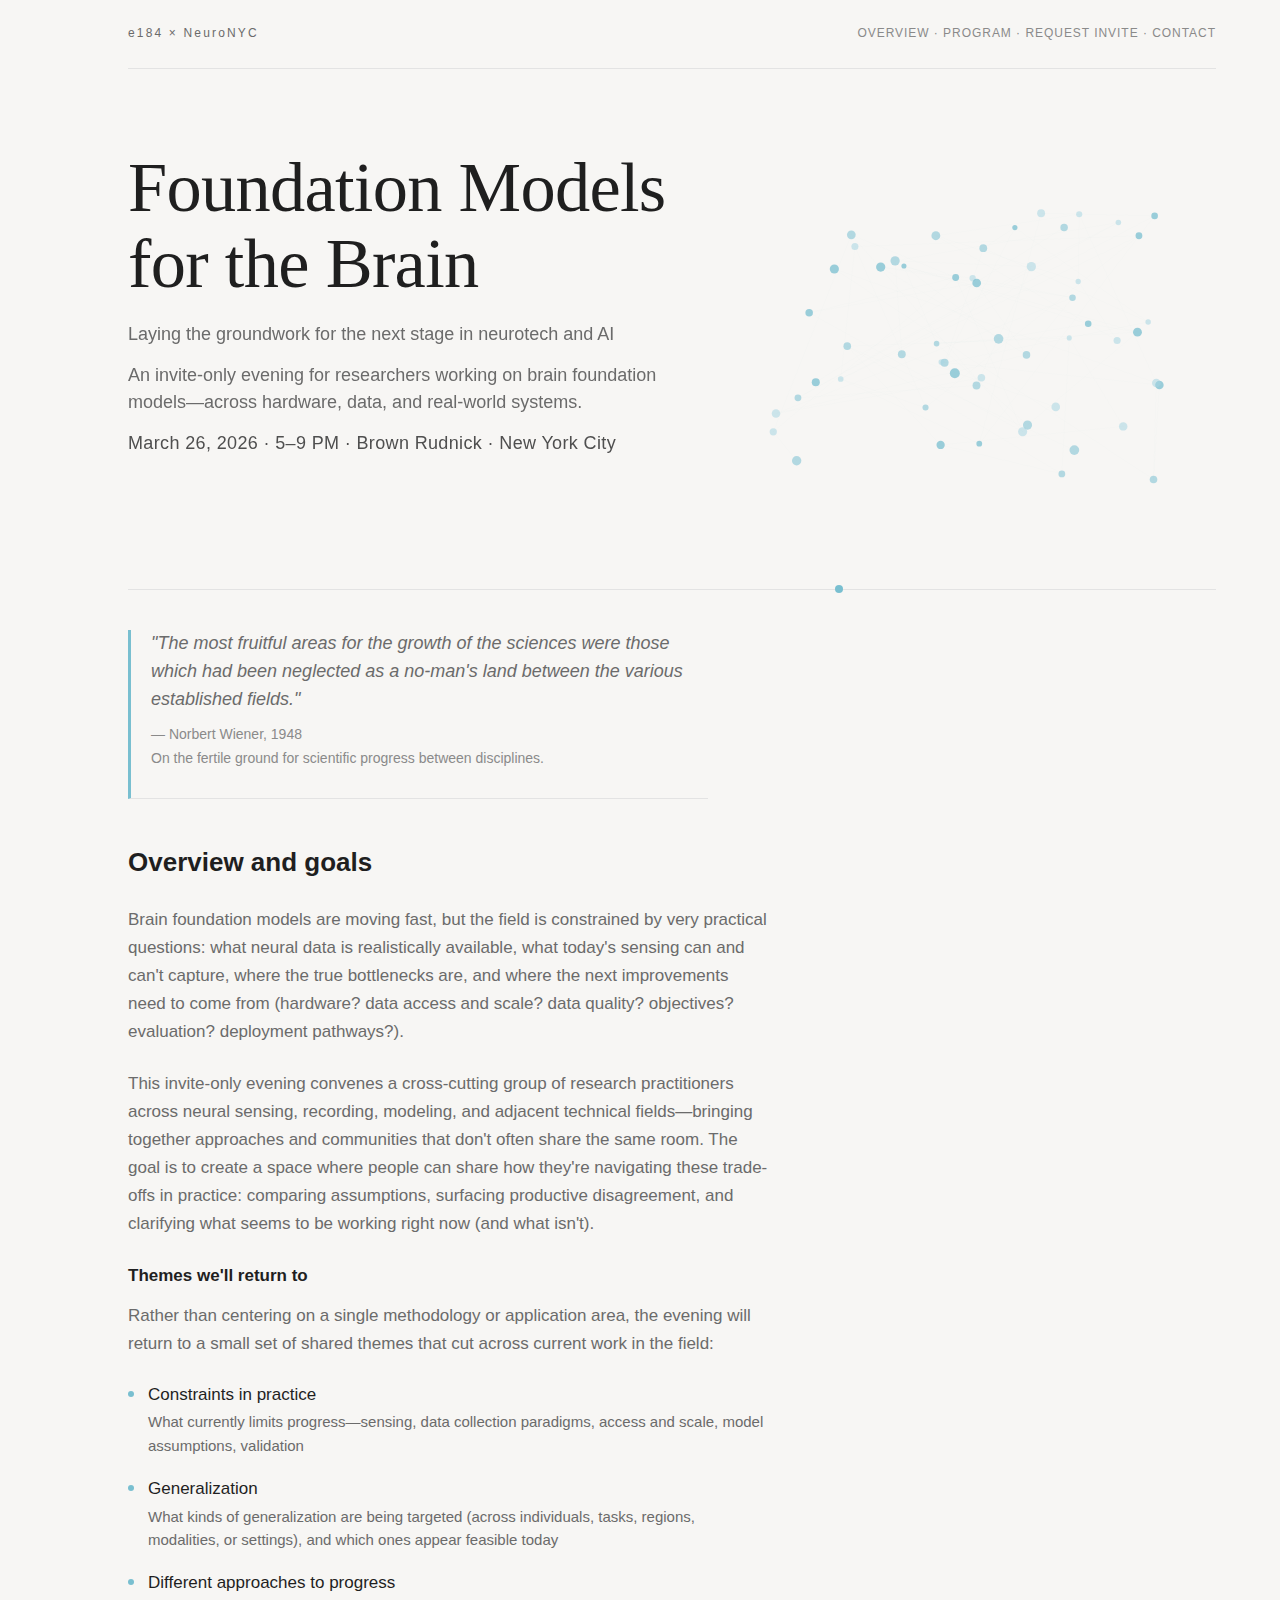
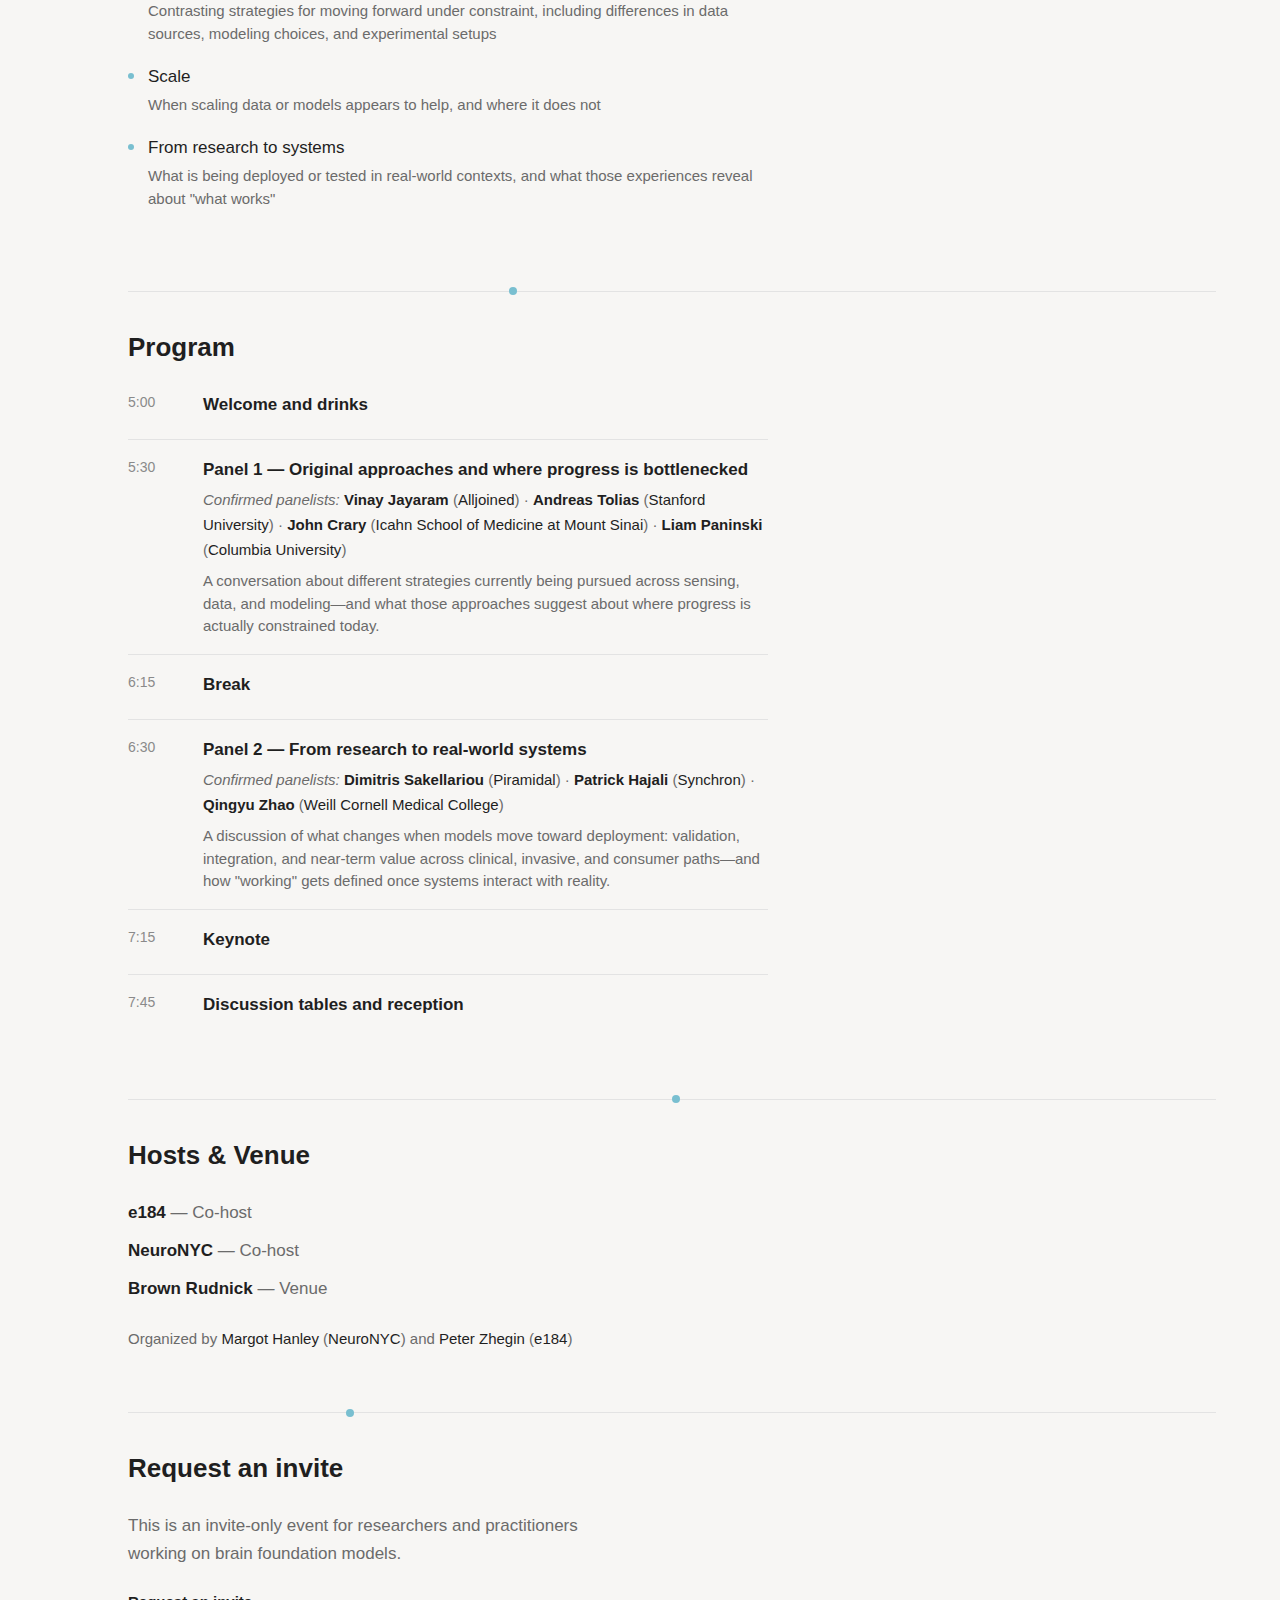
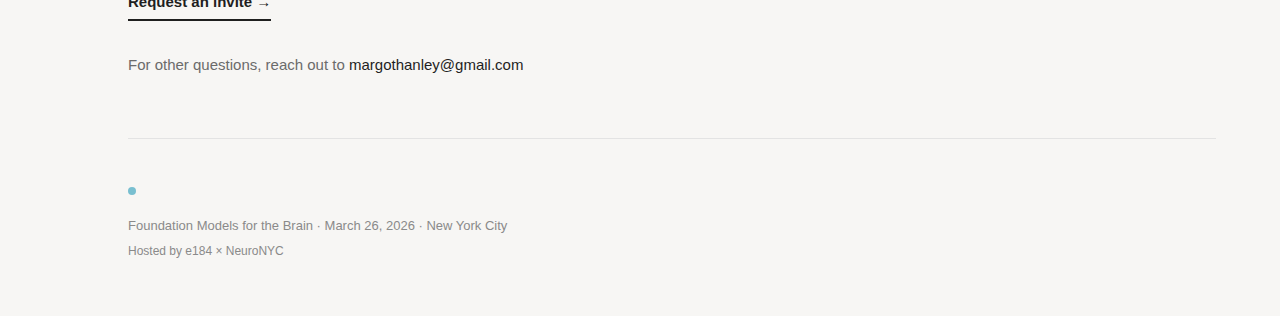
<file: index.html>
<!DOCTYPE html>
<html lang="en">
<head>
  <meta charset="UTF-8">
  <meta name="viewport" content="width=device-width, initial-scale=1.0">
  <title>Foundation Models for the Brain</title>
  <meta name="description" content="An invite-only research convening on brain foundation models. March 26, 2026 in New York City.">

  <!-- Open Graph -->
  <meta property="og:title" content="Foundation Models for the Brain">
  <meta property="og:description" content="An invite-only research convening on brain foundation models. March 26, 2026 in New York City.">
  <meta property="og:type" content="website">

  <!-- Favicon -->
  <link rel="icon" type="image/svg+xml" href="assets/favicon.svg">

  <style>
    /* ========== DESIGN TOKENS ========== */
    :root {
      /* Colors */
      --ink: #1F1F1F;
      --muted: #6B6B6B;
      --quiet: #8A8A8A;
      --rule: #E3E3E3;
      --bg: #F7F6F4;
      --accent: #79BFD0;
      --accent-light: #A8D5E2;

      /* Fonts */
      --font-display: Georgia, "Times New Roman", serif;
      --font-sans: "Helvetica Neue", Helvetica, Arial, sans-serif;

      /* Type scale */
      --h1: clamp(48px, 5.5vw, 72px);
      --h2: 26px;
      --h3: 18px;
      --kicker: 12px;
      --body: 17px;
      --small: 15px;

      /* Line heights */
      --lh-tight: 1.08;
      --lh-head: 1.2;
      --lh-body: 1.65;

      /* Letter spacing */
      --track-tight: -0.01em;
      --track-caps: 0.18em;

      /* Layout */
      --left-margin: 10vw;
    }

    *, *::before, *::after {
      box-sizing: border-box;
      margin: 0;
      padding: 0;
    }

    html {
      scroll-behavior: smooth;
    }

    body {
      font-family: var(--font-sans);
      font-size: var(--body);
      line-height: var(--lh-body);
      color: var(--ink);
      background-color: var(--bg);
      -webkit-font-smoothing: antialiased;
    }

    /* ========== LAYOUT ========== */
    .page-wrap {
      padding-left: var(--left-margin);
      padding-right: 5vw;
    }

    .content-width {
      max-width: 1100px;
    }

    /* ========== NAVIGATION ========== */
    .nav {
      display: flex;
      justify-content: space-between;
      align-items: center;
      padding: 24px 0;
      border-bottom: 1px solid var(--rule);
      margin-bottom: 60px;
    }

    .nav-brand {
      font-size: var(--kicker);
      font-weight: 500;
      letter-spacing: var(--track-caps);
      color: var(--muted);
      text-decoration: none;
      transition: color 0.2s ease;
    }

    .nav-brand:hover {
      color: var(--accent);
    }

    .nav-links {
      font-size: var(--kicker);
      font-weight: 500;
      letter-spacing: 0.08em;
      text-transform: uppercase;
      color: var(--quiet);
    }

    .nav-links a {
      color: inherit;
      text-decoration: none;
      transition: color 0.2s ease;
    }

    .nav-links a:hover {
      color: var(--accent);
    }

    /* ========== HERO ========== */
    .hero {
      position: relative;
      min-height: 420px;
      padding-bottom: 60px;
      overflow: hidden;
    }

    .hero-content {
      position: relative;
      z-index: 2;
      max-width: 600px;
      padding-top: 20px;
    }

    /* Hero Title - Serif display, the ONE editorial element */
    .hero-title {
      font-family: var(--font-display);
      font-size: var(--h1);
      font-weight: 400;
      line-height: var(--lh-tight);
      letter-spacing: var(--track-tight);
      color: var(--ink);
      margin-bottom: 20px;
    }

    /* Hero text: unified system for subtitle, lede, and meta */
    .hero-subtitle,
    .hero-lede {
      font-family: var(--font-sans);
      font-size: 18px;
      font-weight: 400;
      font-style: normal;
      line-height: 1.5;
      color: var(--muted);
      max-width: 540px;
      margin: 0 0 14px 0;
    }

    .hero-meta {
      font-family: var(--font-sans);
      font-size: 18px;
      font-weight: 400;
      line-height: 1.5;
      color: #4f4f4f;
      letter-spacing: 0.02em;
      margin: 0;
    }

    /* ========== HERO ANIMATION ========== */
    .hero-visual {
      position: absolute;
      top: 0;
      left: 0;
      width: 100%;
      height: 100%;
      z-index: 1;
      pointer-events: none;
    }

    .hero-visual canvas {
      width: 100%;
      height: 100%;
    }

    /* Reduced motion: show static final state */
    @media (prefers-reduced-motion: reduce) {
      .hero-visual canvas {
        animation: none;
      }
    }

    /* ========== SECTION DIVIDER ========== */
    .section-divider {
      position: relative;
      height: 1px;
      background: var(--rule);
      margin: 40px 0;
    }

    .section-divider::after {
      content: '';
      position: absolute;
      top: 50%;
      transform: translateY(-50%);
      width: 8px;
      height: 8px;
      background: var(--accent);
      border-radius: 50%;
    }

    .section-divider.dot-20::after { left: 20%; }
    .section-divider.dot-35::after { left: 35%; }
    .section-divider.dot-50::after { left: 50%; }
    .section-divider.dot-65::after { left: 65%; }
    .section-divider.dot-80::after { left: 80%; }

    /* ========== SECTIONS ========== */
    section {
      padding-bottom: 20px;
    }

    /* Section titles - Real headings, sentence case */
    .section-title {
      font-family: var(--font-sans);
      font-size: var(--h2);
      font-weight: 600;
      color: var(--ink);
      margin-bottom: 28px;
      line-height: var(--lh-head);
    }

    /* ========== EPIGRAPH ========== */
    .epigraph {
      border-left: 3px solid var(--accent);
      padding-left: 20px;
      padding-bottom: 28px;
      margin: 0 0 48px;
      max-width: 580px;
      border-bottom: 1px solid var(--rule);
    }

    .epigraph blockquote {
      font-family: var(--font-sans);
      font-size: 18px;
      font-weight: 400;
      font-style: italic;
      line-height: 1.55;
      color: var(--muted);
      margin: 0 0 10px;
    }

    .epigraph cite {
      display: block;
      font-family: var(--font-sans);
      font-size: 14px;
      font-style: normal;
      color: var(--quiet);
    }

    /* ========== EVENT DETAILS ========== */
    .event-details {
      max-width: 640px;
      margin-bottom: 36px;
      padding: 20px 0;
      border-top: 1px solid var(--rule);
    }

    .event-details p {
      font-size: var(--small);
      color: var(--muted);
      margin-bottom: 6px;
      line-height: 1.5;
    }

    .event-details p:last-child {
      margin-bottom: 0;
    }

    .event-details strong {
      color: var(--quiet);
      font-weight: 500;
    }

    /* ========== PURPOSE CONTENT ========== */
    .purpose-content {
      max-width: 640px;
    }

    .purpose-content p {
      font-size: var(--body);
      margin-bottom: 24px;
      line-height: var(--lh-body);
      color: var(--muted);
    }

    /* ========== QUESTIONS ========== */
    .questions {
      max-width: 640px;
    }

    .questions-intro {
      font-size: var(--body);
      font-weight: 600;
      color: var(--ink);
      margin-bottom: 12px;
    }

    .questions-desc {
      font-size: var(--body);
      color: var(--muted);
      line-height: var(--lh-body);
      margin-bottom: 24px;
    }

    .questions-list {
      list-style: none;
    }

    .questions-list li {
      position: relative;
      padding-left: 20px;
      margin-bottom: 20px;
    }

    .questions-list li::before {
      content: '';
      position: absolute;
      left: 0;
      top: 8px;
      width: 6px;
      height: 6px;
      background: var(--accent);
      border-radius: 50%;
    }

    .questions-list .q {
      font-family: var(--font-sans);
      font-size: var(--body);
      font-weight: 400;
      color: var(--ink);
      line-height: 1.4;
      margin-bottom: 4px;
    }

    .questions-list .context {
      font-size: var(--small);
      color: var(--muted);
      line-height: 1.55;
    }

    /* ========== PROGRAM ========== */
    .program-grid {
      max-width: 640px;
    }

    .program-item {
      display: grid;
      grid-template-columns: 55px 1fr;
      gap: 20px;
      padding: 16px 0;
      border-bottom: 1px solid var(--rule);
    }

    .program-item:first-child {
      padding-top: 0;
    }

    .program-item:last-child {
      border-bottom: none;
    }

    .program-time {
      font-size: 14px;
      font-weight: 500;
      color: var(--quiet);
      font-variant-numeric: tabular-nums;
    }

    .program-title {
      font-size: var(--body);
      font-weight: 600;
      color: var(--ink);
      margin-bottom: 4px;
    }

    .program-speakers {
      font-size: var(--small);
      color: var(--muted);
      margin-bottom: 8px;
    }

    .program-speakers a {
      color: var(--ink);
      text-decoration: none;
      transition: color 0.2s ease;
    }

    .program-speakers a:hover {
      color: var(--accent);
    }

    .program-speakers .speaker-name {
      color: var(--ink);
    }

    .program-desc {
      font-size: var(--small);
      color: var(--muted);
      line-height: 1.5;
    }

    /* ========== HOSTS ========== */
    .hosts-list {
      max-width: 640px;
      margin-bottom: 24px;
    }

    .hosts-list p {
      margin-bottom: 10px;
      font-size: var(--body);
    }

    .hosts-list a {
      color: var(--ink);
      text-decoration: none;
      font-weight: 600;
      transition: color 0.2s ease;
    }

    .hosts-list a:hover {
      color: var(--accent);
    }

    .hosts-list .role {
      color: var(--muted);
      font-weight: 400;
    }

    .hosts-meta {
      font-size: var(--small);
      color: var(--muted);
      margin-bottom: 18px;
      max-width: 640px;
    }

    .hosts-meta a {
      color: var(--ink);
      text-decoration: none;
      transition: color 0.2s ease;
    }

    .hosts-meta a:hover {
      color: var(--accent);
    }

    .organizers {
      font-size: var(--small);
      color: var(--muted);
    }

    .organizers a {
      color: var(--ink);
      text-decoration: none;
      transition: color 0.2s ease;
    }

    .organizers a:hover {
      color: var(--accent);
    }

    /* ========== CONTACT ========== */
    .contact-form {
      display: flex;
      flex-direction: column;
      gap: 24px;
      max-width: 400px;
      margin-bottom: 32px;
    }

    .form-group {
      display: flex;
      flex-direction: column;
      gap: 8px;
    }

    .form-group label {
      font-size: 14px;
      font-weight: 500;
      color: var(--quiet);
    }

    .form-group .optional {
      font-weight: 400;
    }

    .form-group input,
    .form-group textarea {
      font-family: var(--font-sans);
      font-size: 16px;
      padding: 12px 0;
      border: none;
      border-bottom: 1px solid var(--rule);
      background: transparent;
      color: var(--ink);
      transition: border-color 0.2s ease;
    }

    .form-group input:focus,
    .form-group textarea:focus {
      outline: none;
      border-bottom-color: var(--accent);
    }

    .form-group textarea {
      resize: vertical;
      min-height: 80px;
    }

    .submit-btn {
      align-self: flex-start;
      font-family: var(--font-sans);
      font-size: 14px;
      font-weight: 600;
      color: var(--ink);
      background: transparent;
      border: none;
      border-bottom: 1px solid var(--ink);
      padding: 0 0 4px 0;
      cursor: pointer;
      transition: color 0.2s ease, border-color 0.2s ease;
    }

    .submit-btn:hover {
      color: var(--accent);
      border-bottom-color: var(--accent);
    }

    .invite-cta {
      max-width: 500px;
      margin-bottom: 32px;
    }

    .invite-desc {
      font-size: var(--body);
      color: var(--muted);
      margin-bottom: 20px;
      line-height: var(--lh-body);
    }

    .invite-btn {
      display: inline-block;
      font-family: var(--font-sans);
      font-size: 15px;
      font-weight: 600;
      color: var(--ink);
      text-decoration: none;
      border-bottom: 2px solid var(--ink);
      padding-bottom: 4px;
      transition: color 0.2s ease, border-color 0.2s ease;
    }

    .invite-btn:hover {
      color: var(--accent);
      border-bottom-color: var(--accent);
    }

    .contact-email {
      font-size: var(--small);
      color: var(--muted);
    }

    .contact-email a {
      color: var(--ink);
      text-decoration: none;
      transition: color 0.2s ease;
    }

    .contact-email a:hover {
      color: var(--accent);
    }

    /* ========== FOOTER ========== */
    footer {
      padding: 48px 0;
      border-top: 1px solid var(--rule);
      margin-top: 40px;
      text-align: left;
    }

    .footer-dot {
      width: 8px;
      height: 8px;
      background: var(--accent);
      border-radius: 50%;
      margin-bottom: 20px;
    }

    footer p {
      font-size: 13px;
      color: var(--quiet);
      margin-bottom: 6px;
    }

    footer .host-credit {
      font-size: 12px;
      color: var(--quiet);
    }

    /* ========== RESPONSIVE ========== */
    @media (max-width: 1024px) {
      :root {
        --left-margin: 5vw;
      }

      .hero {
        min-height: 380px;
      }
    }

    @media (max-width: 768px) {
      :root {
        --left-margin: 24px;
        --h1: 40px;
        --h2: 22px;
      }

      .page-wrap {
        padding-right: 24px;
      }

      .nav {
        flex-direction: column;
        gap: 16px;
        align-items: flex-start;
        margin-bottom: 40px;
      }

      .hero {
        min-height: auto;
        padding-bottom: 48px;
      }

      .hero-subtitle,
      .hero-lede,
      .hero-meta {
        font-size: 16px;
      }

      .hero-visual {
        opacity: 0.7;
      }

      .section-divider {
        margin: 48px 0;
      }

      .program-item {
        grid-template-columns: 50px 1fr;
        gap: 16px;
      }
    }

    @media (max-width: 480px) {
      :root {
        --h1: 34px;
        --h2: 20px;
      }

      .hero-subtitle,
      .hero-lede,
      .hero-meta {
        font-size: 15px;
      }

      .hero-visual {
        opacity: 0.6;
      }

      .program-item {
        grid-template-columns: 1fr;
        gap: 6px;
      }

      .program-time {
        font-size: 13px;
      }
    }
  </style>
</head>
<body>

  <div class="page-wrap">
    <div class="content-width">

      <!-- Navigation -->
      <nav class="nav">
        <a href="#" class="nav-brand">e184 × NeuroNYC</a>
        <div class="nav-links">
          <a href="#purpose">Overview</a> · <a href="#program">Program</a> · <a href="#contact">Request Invite</a> · <a href="#contact">Contact</a>
        </div>
      </nav>

      <!-- Hero -->
      <section class="hero">
        <div class="hero-content">
          <h1 class="hero-title">Foundation Models<br>for the Brain</h1>
          <p class="hero-subtitle">Laying the groundwork for the next stage in neurotech and AI</p>
          <p class="hero-lede">An invite-only evening for researchers working on brain foundation models—across hardware, data, and real-world systems.</p>
          <p class="hero-meta">March 26, 2026 · 5–9 PM · Brown Rudnick · New York City</p>
        </div>

        <!-- Animated Background: Signal to Structure -->
        <div class="hero-visual" id="heroVisual">
          <canvas id="heroCanvas"></canvas>
        </div>
      </section>

      <!-- Divider -->
      <div class="section-divider dot-65"></div>

      <!-- Purpose Section -->
      <section id="purpose">
        <!-- Epigraph -->
        <div class="epigraph">
          <blockquote>
            "The most fruitful areas for the growth of the sciences were those which had been neglected as a no-man's land between the various established fields."
          </blockquote>
          <cite>— Norbert Wiener, 1948</cite>
          <cite>On the fertile ground for scientific progress between disciplines.</cite>
        </div>

        <h2 class="section-title">Overview and goals</h2>

        <div class="purpose-content">
          <p>Brain foundation models are moving fast, but the field is constrained by very practical questions: what neural data is realistically available, what today's sensing can and can't capture, where the true bottlenecks are, and where the next improvements need to come from (hardware? data access and scale? data quality? objectives? evaluation? deployment pathways?).</p>

          <p>This invite-only evening convenes a cross-cutting group of research practitioners across neural sensing, recording, modeling, and adjacent technical fields—bringing together approaches and communities that don't often share the same room. The goal is to create a space where people can share how they're navigating these trade-offs in practice: comparing assumptions, surfacing productive disagreement, and clarifying what seems to be working right now (and what isn't).</p>
        </div>

        <div class="questions">
          <p class="questions-intro">Themes we'll return to</p>
          <p class="questions-desc">Rather than centering on a single methodology or application area, the evening will return to a small set of shared themes that cut across current work in the field:</p>
          <ul class="questions-list">
            <li>
              <p class="q">Constraints in practice</p>
              <p class="context">What currently limits progress—sensing, data collection paradigms, access and scale, model assumptions, validation</p>
            </li>
            <li>
              <p class="q">Generalization</p>
              <p class="context">What kinds of generalization are being targeted (across individuals, tasks, regions, modalities, or settings), and which ones appear feasible today</p>
            </li>
            <li>
              <p class="q">Different approaches to progress</p>
              <p class="context">Contrasting strategies for moving forward under constraint, including differences in data sources, modeling choices, and experimental setups</p>
            </li>
            <li>
              <p class="q">Scale</p>
              <p class="context">When scaling data or models appears to help, and where it does not</p>
            </li>
            <li>
              <p class="q">From research to systems</p>
              <p class="context">What is being deployed or tested in real-world contexts, and what those experiences reveal about "what works"</p>
            </li>
          </ul>
        </div>
      </section>

      <!-- Divider -->
      <div class="section-divider dot-35"></div>

      <!-- Program Section -->
      <section id="program">
        <h2 class="section-title">Program</h2>

        <div class="program-grid">
          <div class="program-item">
            <span class="program-time">5:00</span>
            <div>
              <p class="program-title">Welcome and drinks</p>
            </div>
          </div>
          <div class="program-item">
            <span class="program-time">5:30</span>
            <div>
              <p class="program-title">Panel 1 — Original approaches and where progress is bottlenecked</p>
              <p class="program-speakers"><em>Confirmed panelists:</em> <strong class="speaker-name">Vinay Jayaram</strong> (<a href="https://www.alljoined.com/" target="_blank" rel="noopener">Alljoined</a>) · <strong><a href="https://www.linkedin.com/in/andreas-tolias-a5949631/" target="_blank" rel="noopener">Andreas Tolias</a></strong> (<a href="https://www.stanford.edu" target="_blank" rel="noopener">Stanford University</a>) · <strong><a href="https://www.linkedin.com/in/john-crary-2606a33/" target="_blank" rel="noopener">John Crary</a></strong> (<a href="http://www.crarylab.org/home.html" target="_blank" rel="noopener">Icahn School of Medicine at Mount Sinai</a>) · <strong><a href="https://sites.stat.columbia.edu/liam/" target="_blank" rel="noopener">Liam Paninski</a></strong> (<a href="https://www.columbia.edu" target="_blank" rel="noopener">Columbia University</a>)</p>
              <p class="program-desc">A conversation about different strategies currently being pursued across sensing, data, and modeling—and what those approaches suggest about where progress is actually constrained today.</p>
            </div>
          </div>
          <div class="program-item">
            <span class="program-time">6:15</span>
            <div>
              <p class="program-title">Break</p>
            </div>
          </div>
          <div class="program-item">
            <span class="program-time">6:30</span>
            <div>
              <p class="program-title">Panel 2 — From research to real-world systems</p>
              <p class="program-speakers"><em>Confirmed panelists:</em> <strong><a href="https://www.linkedin.com/in/sacellarius/" target="_blank" rel="noopener">Dimitris Sakellariou</a></strong> (<a href="https://piramidal.ai/" target="_blank" rel="noopener">Piramidal</a>) · <strong><a href="https://www.linkedin.com/in/patrickhajali/" target="_blank" rel="noopener">Patrick Hajali</a></strong> (<a href="https://synchron.com/" target="_blank" rel="noopener">Synchron</a>) · <strong><a href="https://www.linkedin.com/in/qingyu-zhao-aa066a87/" target="_blank" rel="noopener">Qingyu Zhao</a></strong> (<a href="https://weill.cornell.edu" target="_blank" rel="noopener">Weill Cornell Medical College</a>)</p>
              <p class="program-desc">A discussion of what changes when models move toward deployment: validation, integration, and near-term value across clinical, invasive, and consumer paths—and how "working" gets defined once systems interact with reality.</p>
            </div>
          </div>
          <div class="program-item">
            <span class="program-time">7:15</span>
            <div>
              <p class="program-title">Keynote</p>
            </div>
          </div>
          <div class="program-item">
            <span class="program-time">7:45</span>
            <div>
              <p class="program-title">Discussion tables and reception</p>
            </div>
          </div>
        </div>
      </section>

      <!-- Divider -->
      <div class="section-divider dot-50"></div>

      <!-- Hosts Section -->
      <section id="hosts">
        <h2 class="section-title">Hosts & Venue</h2>

        <div class="hosts-list">
          <p><a href="https://e184.com" target="_blank" rel="noopener">e184</a> <span class="role">— Co-host</span></p>
          <p><a href="https://neuro-nyc.org" target="_blank" rel="noopener">NeuroNYC</a> <span class="role">— Co-host</span></p>
          <p><a href="https://www.brownrudnick.com" target="_blank" rel="noopener">Brown Rudnick</a> <span class="role">— Venue</span></p>
        </div>

        <p class="organizers">
          Organized by
          <a href="https://www.linkedin.com/in/margot-hanley-phd-5183aa20/" target="_blank" rel="noopener">Margot Hanley</a> (<a href="https://neuro-nyc.org" target="_blank" rel="noopener">NeuroNYC</a>)
          and
          <a href="https://www.linkedin.com/in/peter-zhegin-526a993/" target="_blank" rel="noopener">Peter Zhegin</a> (<a href="https://e184.com" target="_blank" rel="noopener">e184</a>)
        </p>
      </section>

      <!-- Divider -->
      <div class="section-divider dot-20"></div>

      <!-- Contact Section -->
      <section id="contact">
        <h2 class="section-title">Request an invite</h2>

        <div class="invite-cta">
          <p class="invite-desc">This is an invite-only event for researchers and practitioners working on brain foundation models.</p>
          <a href="https://docs.google.com/forms/d/e/1FAIpQLSc_CnxQetl2ePyG4je0uzG-EN9hvbnx-72q9cf4oV195M2niQ/viewform" target="_blank" rel="noopener" class="invite-btn">Request an invite →</a>
        </div>

        <p class="contact-email">For other questions, reach out to <a href="mailto:margothanley@gmail.com">margothanley@gmail.com</a></p>
      </section>

      <!-- Footer -->
      <footer>
        <div class="footer-dot"></div>
        <p>Foundation Models for the Brain · March 26, 2026 · New York City</p>
        <p class="host-credit">Hosted by e184 × NeuroNYC</p>
      </footer>

    </div>
  </div>

  <!-- Hero Animation: Signal → Structure (Right side only, fluid motion) -->
  <script>
    (function() {
      'use strict';

      // ============ CONFIGURATION ============
      // "Slow cognition becoming visible"
      const CONFIG = {
        dotCount: 55,
        dotMinRadius: 2.5,
        dotMaxRadius: 5,

        // Colors
        colors: {
          primary: 'rgba(121, 191, 208, 0.75)',
          secondary: 'rgba(142, 200, 215, 0.65)',
          tertiary: 'rgba(168, 213, 226, 0.55)',
          line: 'rgba(121, 191, 208, 0.22)'
        },

        // Network
        maxEdgesPerNode: 3,
        edgeDistance: 75,
        lineWidth: 1,

        // Asymmetric timing (seconds) - mesh lingers longer
        // Total cycle: 18s
        // Emergence (scatter → cluster → structure): 6s
        // Mesh visible & breathing: 7s (the meaningful state)
        // Gentle dissolution: 5s
        timing: {
          emergence: 6,
          meshLinger: 7,
          dissolution: 5
        }
      };

      const canvas = document.getElementById('heroCanvas');
      if (!canvas) return;

      const ctx = canvas.getContext('2d');
      const container = document.getElementById('heroVisual');
      const prefersReducedMotion = window.matchMedia('(prefers-reduced-motion: reduce)').matches;

      let width, height, dpr;
      let dots = [];
      let edges = [];
      let animationTime = 0;
      let lastTimestamp = 0;
      let clusterCenters = [];
      let safeZoneWidth = 0;

      function resize() {
        dpr = window.devicePixelRatio || 1;
        width = container.offsetWidth;
        height = container.offsetHeight;

        canvas.width = width * dpr;
        canvas.height = height * dpr;
        canvas.style.width = width + 'px';
        canvas.style.height = height + 'px';
        ctx.scale(dpr, dpr);

        // Safe zone = left 55% (where hero text is)
        safeZoneWidth = width * 0.55;

        // Animation zone = right 45%
        const animZoneStart = safeZoneWidth;
        const animZoneWidth = width - safeZoneWidth;
        const vertPadding = height * 0.1;

        // Cluster centers form a grid-like structure (3x3 pattern)
        clusterCenters = [
          // Top row
          { x: animZoneStart + animZoneWidth * 0.2, y: vertPadding + height * 0.15 },
          { x: animZoneStart + animZoneWidth * 0.5, y: vertPadding + height * 0.15 },
          { x: animZoneStart + animZoneWidth * 0.8, y: vertPadding + height * 0.15 },
          // Middle row
          { x: animZoneStart + animZoneWidth * 0.2, y: vertPadding + height * 0.45 },
          { x: animZoneStart + animZoneWidth * 0.5, y: vertPadding + height * 0.45 },
          { x: animZoneStart + animZoneWidth * 0.8, y: vertPadding + height * 0.45 },
          // Bottom row
          { x: animZoneStart + animZoneWidth * 0.2, y: vertPadding + height * 0.75 },
          { x: animZoneStart + animZoneWidth * 0.5, y: vertPadding + height * 0.75 },
          { x: animZoneStart + animZoneWidth * 0.8, y: vertPadding + height * 0.75 }
        ];
      }

      function initDots() {
        dots = [];
        const colorTypes = ['primary', 'secondary', 'tertiary'];

        for (let i = 0; i < CONFIG.dotCount; i++) {
          const clusterIndex = Math.floor(Math.random() * clusterCenters.length);
          const cluster = clusterCenters[clusterIndex];

          // Scattered position (random across animation zone)
          const scatterX = safeZoneWidth + 20 + Math.random() * (width - safeZoneWidth - 40);
          const scatterY = height * 0.1 + Math.random() * height * 0.8;

          // Clustered position (near assigned cluster)
          const clusterX = cluster.x + (Math.random() - 0.5) * 40;
          const clusterY = cluster.y + (Math.random() - 0.5) * 35;

          // Structured position (tighter, more organized)
          const structuredX = cluster.x + (Math.random() - 0.5) * 25;
          const structuredY = cluster.y + (Math.random() - 0.5) * 20;

          const colorType = colorTypes[Math.floor(Math.random() * colorTypes.length)];

          dots.push({
            x: scatterX,
            y: scatterY,
            scatterX,
            scatterY,
            clusterX,
            clusterY,
            structuredX,
            structuredY,
            radius: CONFIG.dotMinRadius + Math.random() * (CONFIG.dotMaxRadius - CONFIG.dotMinRadius),
            color: CONFIG.colors[colorType],
            cluster: clusterIndex,
            // Each dot has slightly different timing for organic feel
            phaseOffset: Math.random() * 0.15,
            driftPhase: Math.random() * Math.PI * 2,
            driftSpeed: 0.3 + Math.random() * 0.2
          });
        }
      }

      function calculateEdges() {
        edges = [];
        for (let i = 0; i < dots.length; i++) {
          const dot = dots[i];
          const distances = [];

          for (let j = 0; j < dots.length; j++) {
            if (i === j) continue;
            const other = dots[j];
            const dx = dot.structuredX - other.structuredX;
            const dy = dot.structuredY - other.structuredY;
            const dist = Math.sqrt(dx * dx + dy * dy);

            if (dist < CONFIG.edgeDistance) {
              distances.push({ index: j, dist });
            }
          }

          distances.sort((a, b) => a.dist - b.dist);
          const edgeCount = Math.min(CONFIG.maxEdgesPerNode, distances.length);

          for (let k = 0; k < edgeCount; k++) {
            const j = distances[k].index;
            if (i < j) {
              edges.push({ from: i, to: j });
            }
          }
        }
      }

      // Single continuous progress: 0 → 1 (to structure) → 0 (back to scatter)
      // Using sine wave for perfectly smooth, never-stopping motion
      function getProgress(time) {
        const cycleDuration = 16; // seconds for full cycle
        // Sine gives us 0→1→0 smoothly with NO flat spots
        return (Math.sin(time * (2 * Math.PI / cycleDuration) - Math.PI / 2) + 1) / 2;
      }

      function updateDots() {
        dots.forEach(dot => {
          // Each dot has slight timing offset for organic feel
          const dotProgress = getProgress(animationTime + dot.phaseOffset * 3);

          // Continuous micro-drift (always moving, never frozen)
          const drift = Math.sin(animationTime * 0.4 + dot.driftPhase) * 2.5;
          const driftY = Math.cos(animationTime * 0.35 + dot.driftPhase) * 2.5;

          // CONTINUOUS interpolation: scatter → cluster → structure → cluster → scatter
          // No phases, no stops - just smooth position based on progress
          let goalX, goalY;

          if (dotProgress < 0.5) {
            // 0 to 0.5: scatter → cluster → structure
            const t = dotProgress * 2; // 0 to 1
            if (t < 0.5) {
              // scatter → cluster
              const tt = t * 2;
              goalX = dot.scatterX + (dot.clusterX - dot.scatterX) * tt;
              goalY = dot.scatterY + (dot.clusterY - dot.scatterY) * tt;
            } else {
              // cluster → structure
              const tt = (t - 0.5) * 2;
              goalX = dot.clusterX + (dot.structuredX - dot.clusterX) * tt;
              goalY = dot.clusterY + (dot.structuredY - dot.clusterY) * tt;
            }
          } else {
            // 0.5 to 1: structure → cluster → scatter (reverse)
            const t = (dotProgress - 0.5) * 2; // 0 to 1
            if (t < 0.5) {
              // structure → cluster
              const tt = t * 2;
              goalX = dot.structuredX + (dot.clusterX - dot.structuredX) * tt;
              goalY = dot.structuredY + (dot.clusterY - dot.structuredY) * tt;
            } else {
              // cluster → scatter
              const tt = (t - 0.5) * 2;
              goalX = dot.clusterX + (dot.scatterX - dot.clusterX) * tt;
              goalY = dot.clusterY + (dot.scatterY - dot.clusterY) * tt;
            }
          }

          // Add drift - varies with structure level (less drift when structured)
          const structureAmount = 1 - Math.abs(dotProgress - 0.5) * 2; // peaks at 0.5
          const driftAmount = 1 - structureAmount * 0.7;
          goalX += drift * driftAmount;
          goalY += driftY * driftAmount;

          dot.x = goalX;
          dot.y = goalY;
        });
      }

      function draw() {
        const progress = getProgress(animationTime);

        ctx.clearRect(0, 0, width, height);

        // Edge opacity: fades in as we approach structure, fades out as we leave
        // Peaks when progress is around 0.5 (most structured)
        const structureAmount = 1 - Math.abs(progress - 0.5) * 2;
        const edgeOpacity = structureAmount * 0.3;

        // Draw edges
        if (edgeOpacity > 0.01) {
          ctx.strokeStyle = `rgba(121, 191, 208, ${edgeOpacity})`;
          ctx.lineWidth = CONFIG.lineWidth;
          ctx.lineCap = 'round';
          ctx.beginPath();

          edges.forEach(edge => {
            const from = dots[edge.from];
            const to = dots[edge.to];
            ctx.moveTo(from.x, from.y);
            ctx.lineTo(to.x, to.y);
          });

          ctx.stroke();
        }

        // Draw dots
        dots.forEach(dot => {
          ctx.beginPath();
          ctx.arc(dot.x, dot.y, dot.radius, 0, Math.PI * 2);
          ctx.fillStyle = dot.color;
          ctx.fill();
        });
      }

      function animate(timestamp) {
        if (!lastTimestamp) lastTimestamp = timestamp;
        const deltaTime = Math.min((timestamp - lastTimestamp) / 1000, 0.1);
        lastTimestamp = timestamp;

        animationTime += deltaTime;

        updateDots();
        draw();

        requestAnimationFrame(animate);
      }

      function drawStaticFinalState() {
        ctx.clearRect(0, 0, width, height);

        dots.forEach(dot => {
          dot.x = dot.targetX;
          dot.y = dot.targetY;
        });

        ctx.strokeStyle = CONFIG.colors.line;
        ctx.lineWidth = CONFIG.lineWidth;
        ctx.lineCap = 'round';
        ctx.beginPath();

        edges.forEach(edge => {
          ctx.moveTo(dots[edge.from].x, dots[edge.from].y);
          ctx.lineTo(dots[edge.to].x, dots[edge.to].y);
        });
        ctx.stroke();

        dots.forEach(dot => {
          ctx.beginPath();
          ctx.arc(dot.x, dot.y, dot.radius, 0, Math.PI * 2);
          ctx.fillStyle = dot.color;
          ctx.fill();
        });
      }

      function init() {
        resize();
        initDots();
        calculateEdges();

        if (prefersReducedMotion) {
          drawStaticFinalState();
        } else {
          requestAnimationFrame(animate);
        }
      }

      let resizeTimeout;
      window.addEventListener('resize', () => {
        clearTimeout(resizeTimeout);
        resizeTimeout = setTimeout(() => {
          resize();
          initDots();
          calculateEdges();
          if (prefersReducedMotion) drawStaticFinalState();
        }, 150);
      });

      if (document.readyState === 'loading') {
        document.addEventListener('DOMContentLoaded', init);
      } else {
        init();
      }
    })();
  </script>

</body>
</html>
</file>
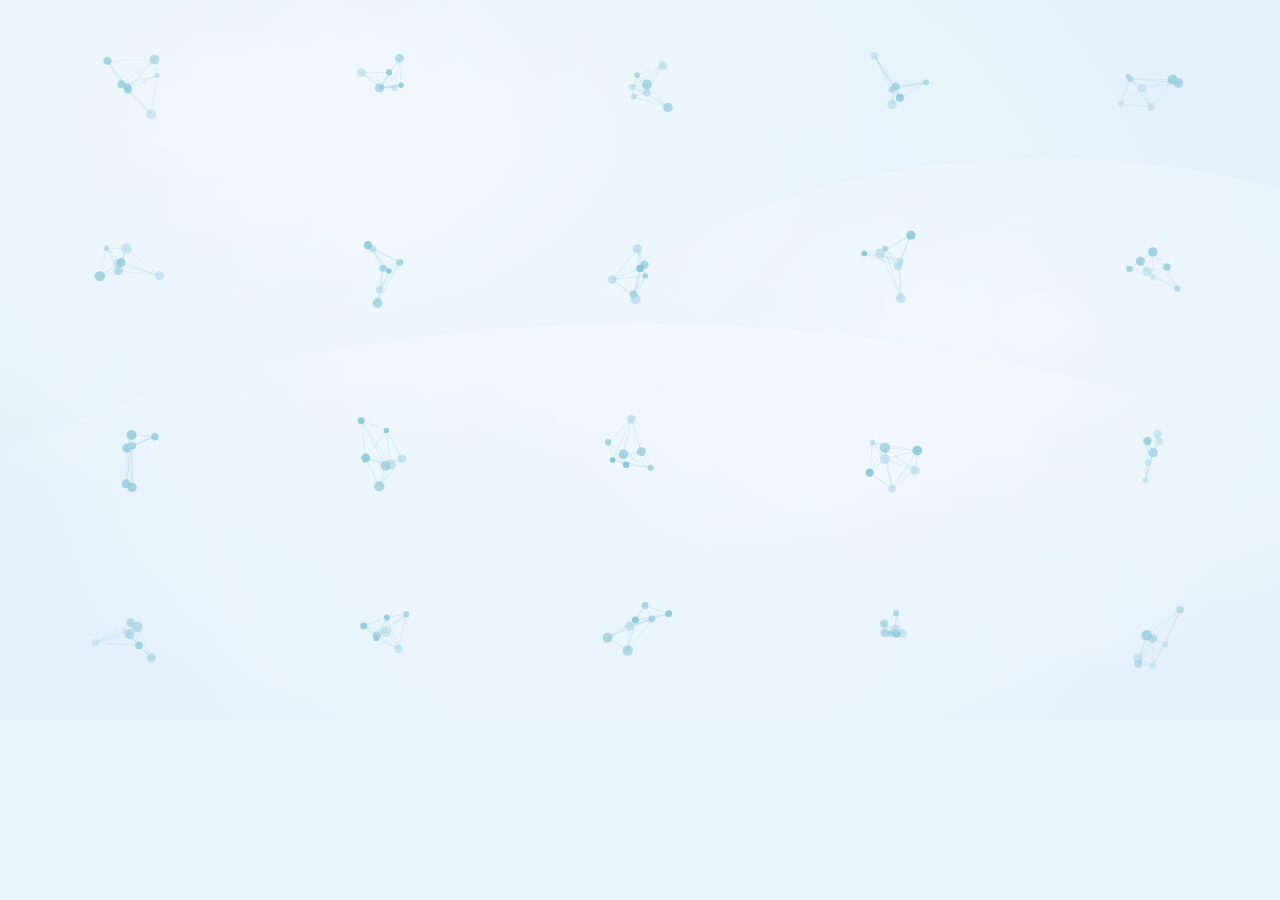
<file: luma-cover.html>
<!DOCTYPE html>
<html lang="en">
<head>
  <meta charset="UTF-8">
  <title>Luma Cover — Foundation Models for the Brain</title>
  <style>
    * { margin: 0; padding: 0; box-sizing: border-box; }
    html, body { width: 1280px; height: 720px; overflow: hidden; background: #e8f4fc; }
    canvas { display: block; }
  </style>
</head>
<body>
<canvas id="c" width="1280" height="720"></canvas>
<script>
(function() {
  const canvas = document.getElementById('c');
  const ctx = canvas.getContext('2d');
  const W = 1280, H = 720;

  // ── Background ──────────────────────────────────────────────────────────────
  // Base fill
  ctx.fillStyle = '#e8f4fc';
  ctx.fillRect(0, 0, W, H);

  // Radial light washes (mimics the site's body background-image)
  const washes = [
    { cx: W * 0.15, cy: H * 0.25, rx: W * 0.55, ry: H * 0.55, alpha: 0.62 },
    { cx: W * 0.82, cy: H * 0.72, rx: W * 0.45, ry: H * 0.50, alpha: 0.45 },
    { cx: W * 0.50, cy: H * 1.05, rx: W * 0.70, ry: H * 0.60, alpha: 0.30 },
  ];
  washes.forEach(w => {
    const g = ctx.createRadialGradient(w.cx, w.cy, 0, w.cx, w.cy, Math.max(w.rx, w.ry));
    g.addColorStop(0, `rgba(255,255,255,${w.alpha})`);
    g.addColorStop(1, 'rgba(255,255,255,0)');
    ctx.save();
    ctx.scale(w.rx / Math.max(w.rx, w.ry), w.ry / Math.max(w.rx, w.ry));
    ctx.fillStyle = g;
    const scale = Math.max(w.rx, w.ry);
    ctx.beginPath();
    ctx.arc(w.cx / (w.rx / scale), w.cy / (w.ry / scale), scale, 0, Math.PI * 2);
    ctx.fill();
    ctx.restore();
  });

  // ── Build node grid ──────────────────────────────────────────────────────────
  // 5 columns × 4 rows of cluster centres across the full canvas
  const COLS = 5, ROWS = 4;
  const NODES_PER_CLUSTER = 7;
  const SPREAD = 38;   // tight cluster radius
  const EDGE_DIST = 90;
  const MAX_EDGES = 4;

  const rng = (() => { let s = 42; return () => { s = (s * 1664525 + 1013904223) & 0xffffffff; return (s >>> 0) / 4294967296; }; })();

  // Cluster centres — padded inward so nodes have breathing room at edges
  const centers = [];
  for (let r = 0; r < ROWS; r++) {
    for (let c = 0; c < COLS; c++) {
      centers.push({
        x: W * 0.10 + (W * 0.80) * (c / (COLS - 1)),
        y: H * 0.12 + (H * 0.76) * (r / (ROWS - 1)),
      });
    }
  }

  // Generate structured node positions (with small organic jitter)
  const nodes = [];
  centers.forEach(ctr => {
    for (let i = 0; i < NODES_PER_CLUSTER; i++) {
      const angle = rng() * Math.PI * 2;
      const radius = rng() * SPREAD;
      nodes.push({
        x: ctr.x + Math.cos(angle) * radius,
        y: ctr.y + Math.sin(angle) * radius,
        r: 2.5 + rng() * 2.8,
        colorType: Math.floor(rng() * 3),
      });
    }
  });

  // ── Draw edges first (behind nodes) ─────────────────────────────────────────
  const edgeColor = 'rgba(121, 191, 208, 0.20)';
  ctx.strokeStyle = edgeColor;
  ctx.lineWidth = 1;

  const drawnEdges = new Set();
  nodes.forEach((a, i) => {
    const candidates = [];
    nodes.forEach((b, j) => {
      if (i === j) return;
      const dx = a.x - b.x, dy = a.y - b.y;
      const d = Math.sqrt(dx * dx + dy * dy);
      if (d < EDGE_DIST) candidates.push({ j, d });
    });
    candidates.sort((a, b) => a.d - b.d);
    candidates.slice(0, MAX_EDGES).forEach(({ j }) => {
      const key = i < j ? `${i}-${j}` : `${j}-${i}`;
      if (!drawnEdges.has(key)) {
        drawnEdges.add(key);
        ctx.beginPath();
        ctx.moveTo(nodes[i].x, nodes[i].y);
        ctx.lineTo(nodes[j].x, nodes[j].y);
        ctx.stroke();
      }
    });
  });

  // ── Draw nodes ───────────────────────────────────────────────────────────────
  const nodeColors = [
    'rgba(121, 191, 208, 0.80)',   // primary
    'rgba(142, 200, 215, 0.70)',   // secondary
    'rgba(168, 213, 226, 0.60)',   // tertiary
  ];

  nodes.forEach(n => {
    ctx.beginPath();
    ctx.arc(n.x, n.y, n.r, 0, Math.PI * 2);
    ctx.fillStyle = nodeColors[n.colorType];
    ctx.fill();
  });

  // ── Subtle vignette to ground the edges ─────────────────────────────────────
  const vig = ctx.createRadialGradient(W / 2, H / 2, H * 0.25, W / 2, H / 2, H * 0.85);
  vig.addColorStop(0, 'rgba(232,244,252,0)');
  vig.addColorStop(1, 'rgba(220,236,248,0.30)');
  ctx.fillStyle = vig;
  ctx.fillRect(0, 0, W, H);

})();
</script>
</body>
</html>
</file>
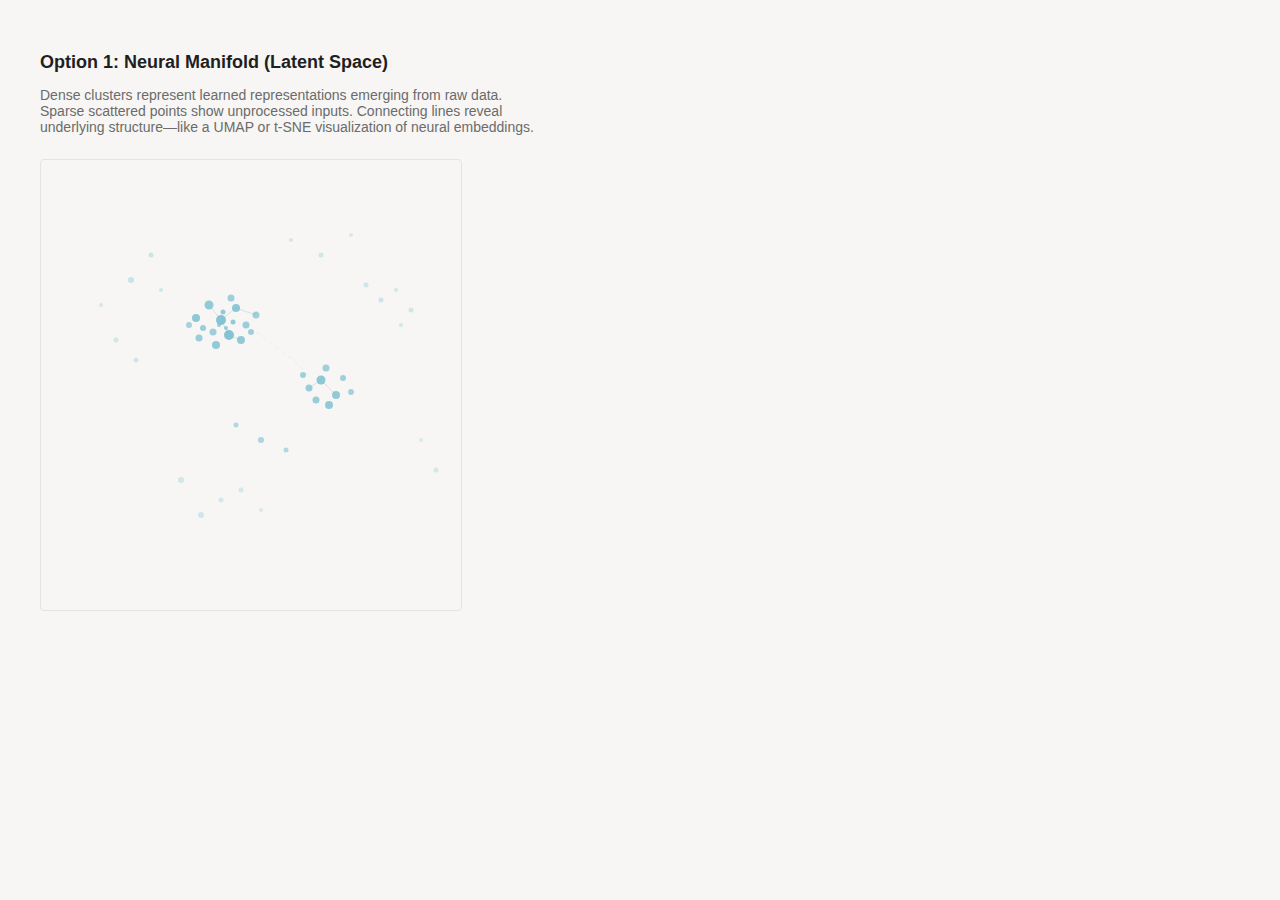
<file: visual-option-1-neural-manifold.html>
<!DOCTYPE html>
<html lang="en">
<head>
  <meta charset="UTF-8">
  <meta name="viewport" content="width=device-width, initial-scale=1.0">
  <title>Visual Option 1: Neural Manifold</title>
  <style>
    body {
      margin: 0;
      padding: 40px;
      background: #F7F6F4;
      font-family: "Helvetica Neue", Helvetica, Arial, sans-serif;
    }
    h1 {
      font-size: 18px;
      font-weight: 600;
      color: #1F1F1F;
      margin-bottom: 8px;
    }
    p {
      font-size: 14px;
      color: #6B6B6B;
      margin-bottom: 24px;
      max-width: 500px;
    }
    .visual-container {
      width: 420px;
      height: 450px;
      background: #F7F6F4;
      border: 1px solid #E3E3E3;
      border-radius: 4px;
    }
    svg {
      width: 100%;
      height: 100%;
    }
  </style>
</head>
<body>
  <h1>Option 1: Neural Manifold (Latent Space)</h1>
  <p>Dense clusters represent learned representations emerging from raw data. Sparse scattered points show unprocessed inputs. Connecting lines reveal underlying structure—like a UMAP or t-SNE visualization of neural embeddings.</p>

  <div class="visual-container">
    <svg viewBox="0 0 420 450" preserveAspectRatio="xMidYMid meet">
      <!-- Cluster 1: Dense core (learned representations) -->
      <g fill="#79BFD0">
        <circle cx="180" cy="160" r="5" opacity="0.9"/>
        <circle cx="195" cy="148" r="4" opacity="0.85"/>
        <circle cx="168" cy="145" r="4.5" opacity="0.8"/>
        <circle cx="205" cy="165" r="3.5" opacity="0.75"/>
        <circle cx="155" cy="158" r="4" opacity="0.85"/>
        <circle cx="188" cy="175" r="5" opacity="0.9"/>
        <circle cx="172" cy="172" r="3.5" opacity="0.7"/>
        <circle cx="200" cy="180" r="4" opacity="0.8"/>
        <circle cx="162" cy="168" r="3" opacity="0.75"/>
        <circle cx="215" cy="155" r="3.5" opacity="0.7"/>
        <circle cx="148" cy="165" r="3" opacity="0.65"/>
        <circle cx="190" cy="138" r="3.5" opacity="0.7"/>
        <circle cx="175" cy="185" r="4" opacity="0.8"/>
        <circle cx="210" cy="172" r="3" opacity="0.7"/>
        <circle cx="158" cy="178" r="3.5" opacity="0.75"/>
        <circle cx="182" cy="152" r="2.5" opacity="0.8"/>
        <circle cx="178" cy="165" r="2" opacity="0.75"/>
        <circle cx="192" cy="162" r="2.5" opacity="0.8"/>
        <circle cx="185" cy="168" r="2" opacity="0.75"/>
      </g>
      <!-- Cluster 2: Secondary cluster -->
      <g fill="#79BFD0">
        <circle cx="280" cy="220" r="4.5" opacity="0.85"/>
        <circle cx="295" cy="235" r="4" opacity="0.8"/>
        <circle cx="268" cy="228" r="3.5" opacity="0.75"/>
        <circle cx="288" cy="245" r="4" opacity="0.8"/>
        <circle cx="302" cy="218" r="3" opacity="0.7"/>
        <circle cx="275" cy="240" r="3.5" opacity="0.75"/>
        <circle cx="310" cy="232" r="3" opacity="0.65"/>
        <circle cx="262" cy="215" r="3" opacity="0.7"/>
        <circle cx="285" cy="208" r="3.5" opacity="0.7"/>
      </g>
      <!-- Sparse outliers (raw data) -->
      <g fill="#A8D5E2">
        <circle cx="90" cy="120" r="3" opacity="0.6"/>
        <circle cx="75" cy="180" r="2.5" opacity="0.5"/>
        <circle cx="110" cy="95" r="2.5" opacity="0.55"/>
        <circle cx="60" cy="145" r="2" opacity="0.45"/>
        <circle cx="95" cy="200" r="2.5" opacity="0.5"/>
        <circle cx="120" cy="130" r="2" opacity="0.5"/>
        <circle cx="340" cy="140" r="2.5" opacity="0.55"/>
        <circle cx="360" cy="165" r="2" opacity="0.5"/>
        <circle cx="325" cy="125" r="2.5" opacity="0.5"/>
        <circle cx="355" cy="130" r="2" opacity="0.45"/>
        <circle cx="370" cy="150" r="2.5" opacity="0.5"/>
        <circle cx="140" cy="320" r="3" opacity="0.5"/>
        <circle cx="180" cy="340" r="2.5" opacity="0.45"/>
        <circle cx="160" cy="355" r="3" opacity="0.5"/>
        <circle cx="200" cy="330" r="2.5" opacity="0.45"/>
        <circle cx="220" cy="350" r="2" opacity="0.4"/>
        <circle cx="250" cy="80" r="2" opacity="0.45"/>
        <circle cx="280" cy="95" r="2.5" opacity="0.5"/>
        <circle cx="310" cy="75" r="2" opacity="0.4"/>
        <circle cx="380" cy="280" r="2" opacity="0.4"/>
        <circle cx="395" cy="310" r="2.5" opacity="0.45"/>
      </g>
      <!-- Connecting lines (structure) -->
      <g stroke="#79BFD0" stroke-width="0.8" fill="none" opacity="0.4">
        <line x1="180" y1="160" x2="195" y2="148"/>
        <line x1="180" y1="160" x2="168" y2="145"/>
        <line x1="180" y1="160" x2="188" y2="175"/>
        <line x1="188" y1="175" x2="200" y2="180"/>
        <line x1="195" y1="148" x2="215" y2="155"/>
        <line x1="280" y1="220" x2="295" y2="235"/>
        <line x1="280" y1="220" x2="268" y2="228"/>
      </g>
      <!-- Bridge between clusters -->
      <g stroke="#A8D5E2" stroke-width="0.6" stroke-dasharray="4,4" fill="none" opacity="0.35">
        <path d="M 215 172 Q 248 195 268 215"/>
      </g>
      <!-- Transition zone -->
      <g fill="#79BFD0">
        <circle cx="220" cy="280" r="3" opacity="0.6"/>
        <circle cx="195" cy="265" r="2.5" opacity="0.55"/>
        <circle cx="245" cy="290" r="2.5" opacity="0.55"/>
      </g>
    </svg>
  </div>
</body>
</html>
</file>
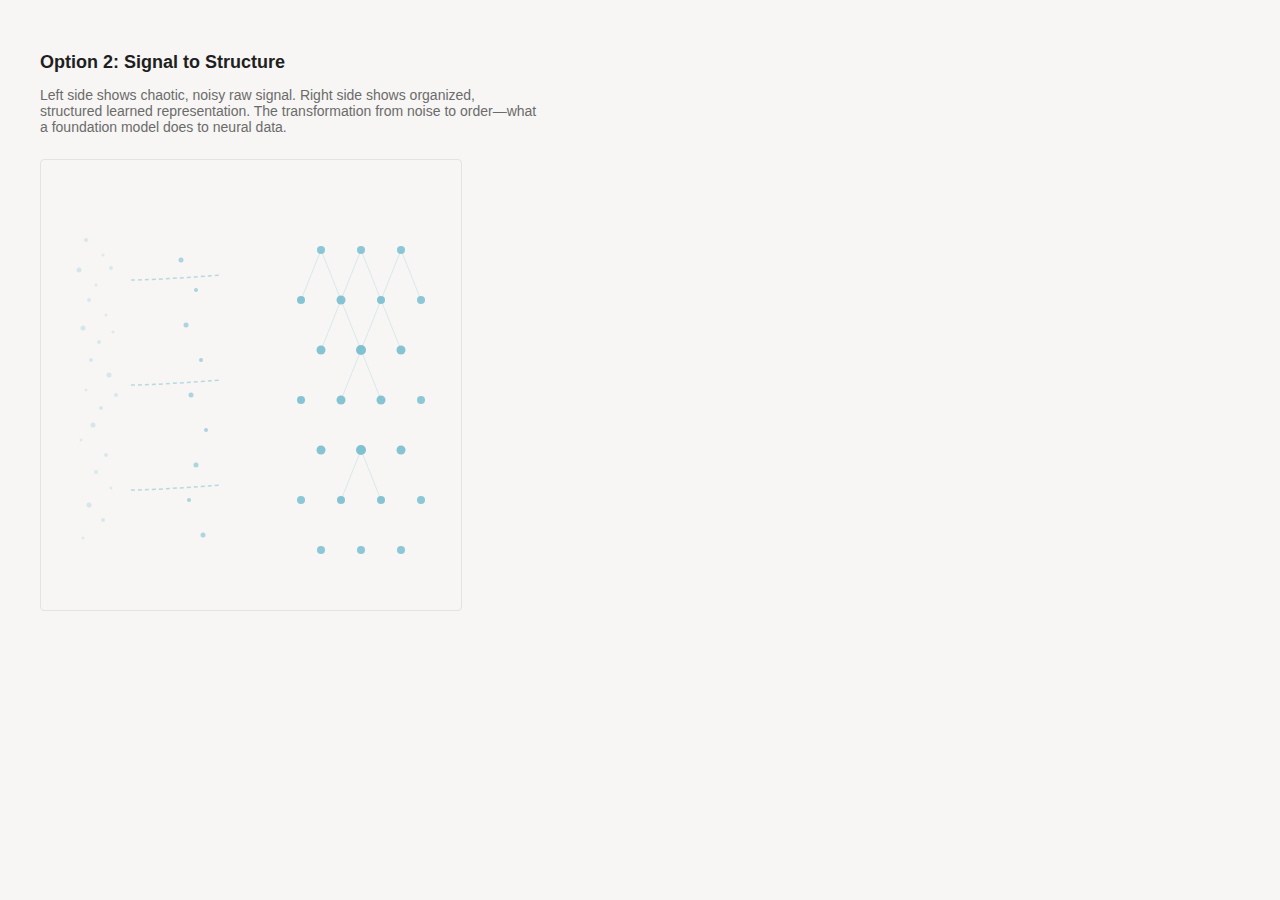
<file: visual-option-2-signal-to-structure.html>
<!DOCTYPE html>
<html lang="en">
<head>
  <meta charset="UTF-8">
  <meta name="viewport" content="width=device-width, initial-scale=1.0">
  <title>Visual Option 2: Signal to Structure</title>
  <style>
    body {
      margin: 0;
      padding: 40px;
      background: #F7F6F4;
      font-family: "Helvetica Neue", Helvetica, Arial, sans-serif;
    }
    h1 {
      font-size: 18px;
      font-weight: 600;
      color: #1F1F1F;
      margin-bottom: 8px;
    }
    p {
      font-size: 14px;
      color: #6B6B6B;
      margin-bottom: 24px;
      max-width: 500px;
    }
    .visual-container {
      width: 420px;
      height: 450px;
      background: #F7F6F4;
      border: 1px solid #E3E3E3;
      border-radius: 4px;
    }
    svg {
      width: 100%;
      height: 100%;
    }
  </style>
</head>
<body>
  <h1>Option 2: Signal to Structure</h1>
  <p>Left side shows chaotic, noisy raw signal. Right side shows organized, structured learned representation. The transformation from noise to order—what a foundation model does to neural data.</p>

  <div class="visual-container">
    <svg viewBox="0 0 420 450" preserveAspectRatio="xMidYMid meet">
      <!-- Left: Chaotic noise (raw signal) -->
      <g fill="#A8D5E2">
        <circle cx="45" cy="80" r="2" opacity="0.4"/>
        <circle cx="62" cy="95" r="1.5" opacity="0.35"/>
        <circle cx="38" cy="110" r="2.5" opacity="0.45"/>
        <circle cx="55" cy="125" r="1.5" opacity="0.35"/>
        <circle cx="70" cy="108" r="2" opacity="0.4"/>
        <circle cx="48" cy="140" r="2" opacity="0.4"/>
        <circle cx="65" cy="155" r="1.5" opacity="0.35"/>
        <circle cx="42" cy="168" r="2.5" opacity="0.45"/>
        <circle cx="58" cy="182" r="2" opacity="0.4"/>
        <circle cx="72" cy="172" r="1.5" opacity="0.35"/>
        <circle cx="50" cy="200" r="2" opacity="0.4"/>
        <circle cx="68" cy="215" r="2.5" opacity="0.45"/>
        <circle cx="45" cy="230" r="1.5" opacity="0.35"/>
        <circle cx="60" cy="248" r="2" opacity="0.4"/>
        <circle cx="75" cy="235" r="2" opacity="0.4"/>
        <circle cx="52" cy="265" r="2.5" opacity="0.45"/>
        <circle cx="40" cy="280" r="1.5" opacity="0.35"/>
        <circle cx="65" cy="295" r="2" opacity="0.4"/>
        <circle cx="55" cy="312" r="2" opacity="0.4"/>
        <circle cx="70" cy="328" r="1.5" opacity="0.35"/>
        <circle cx="48" cy="345" r="2.5" opacity="0.45"/>
        <circle cx="62" cy="360" r="2" opacity="0.4"/>
        <circle cx="42" cy="378" r="1.5" opacity="0.35"/>
      </g>
      <!-- Transition zone (middle) -->
      <g fill="#79BFD0" opacity="0.6">
        <circle cx="140" cy="100" r="2.5"/>
        <circle cx="155" cy="130" r="2"/>
        <circle cx="145" cy="165" r="2.5"/>
        <circle cx="160" cy="200" r="2"/>
        <circle cx="150" cy="235" r="2.5"/>
        <circle cx="165" cy="270" r="2"/>
        <circle cx="155" cy="305" r="2.5"/>
        <circle cx="148" cy="340" r="2"/>
        <circle cx="162" cy="375" r="2.5"/>
      </g>
      <!-- Right: Organized structure (learned representation) -->
      <g fill="#79BFD0">
        <!-- Row 1 -->
        <circle cx="280" cy="90" r="4" opacity="0.85"/>
        <circle cx="320" cy="90" r="4" opacity="0.85"/>
        <circle cx="360" cy="90" r="4" opacity="0.85"/>
        <!-- Row 2 -->
        <circle cx="260" cy="140" r="4" opacity="0.9"/>
        <circle cx="300" cy="140" r="4.5" opacity="0.9"/>
        <circle cx="340" cy="140" r="4" opacity="0.9"/>
        <circle cx="380" cy="140" r="4" opacity="0.85"/>
        <!-- Row 3 -->
        <circle cx="280" cy="190" r="4.5" opacity="0.9"/>
        <circle cx="320" cy="190" r="5" opacity="0.95"/>
        <circle cx="360" cy="190" r="4.5" opacity="0.9"/>
        <!-- Row 4 -->
        <circle cx="260" cy="240" r="4" opacity="0.9"/>
        <circle cx="300" cy="240" r="4.5" opacity="0.9"/>
        <circle cx="340" cy="240" r="4.5" opacity="0.9"/>
        <circle cx="380" cy="240" r="4" opacity="0.85"/>
        <!-- Row 5 -->
        <circle cx="280" cy="290" r="4.5" opacity="0.9"/>
        <circle cx="320" cy="290" r="5" opacity="0.95"/>
        <circle cx="360" cy="290" r="4.5" opacity="0.9"/>
        <!-- Row 6 -->
        <circle cx="260" cy="340" r="4" opacity="0.85"/>
        <circle cx="300" cy="340" r="4" opacity="0.9"/>
        <circle cx="340" cy="340" r="4" opacity="0.9"/>
        <circle cx="380" cy="340" r="4" opacity="0.85"/>
        <!-- Row 7 -->
        <circle cx="280" cy="390" r="4" opacity="0.85"/>
        <circle cx="320" cy="390" r="4" opacity="0.85"/>
        <circle cx="360" cy="390" r="4" opacity="0.85"/>
      </g>
      <!-- Connecting lines on structured side -->
      <g stroke="#79BFD0" stroke-width="0.8" fill="none" opacity="0.3">
        <line x1="280" y1="90" x2="260" y2="140"/>
        <line x1="280" y1="90" x2="300" y2="140"/>
        <line x1="320" y1="90" x2="300" y2="140"/>
        <line x1="320" y1="90" x2="340" y2="140"/>
        <line x1="360" y1="90" x2="340" y2="140"/>
        <line x1="360" y1="90" x2="380" y2="140"/>
        <line x1="300" y1="140" x2="280" y2="190"/>
        <line x1="300" y1="140" x2="320" y2="190"/>
        <line x1="340" y1="140" x2="320" y2="190"/>
        <line x1="340" y1="140" x2="360" y2="190"/>
        <line x1="320" y1="190" x2="300" y2="240"/>
        <line x1="320" y1="190" x2="340" y2="240"/>
        <line x1="320" y1="290" x2="300" y2="340"/>
        <line x1="320" y1="290" x2="340" y2="340"/>
      </g>
      <!-- Flow arrows (transformation) -->
      <g stroke="#79BFD0" stroke-width="1.5" fill="none" opacity="0.5">
        <path d="M 90 120 Q 115 120 180 115" stroke-dasharray="4,3"/>
        <path d="M 90 225 Q 115 225 180 220" stroke-dasharray="4,3"/>
        <path d="M 90 330 Q 115 330 180 325" stroke-dasharray="4,3"/>
      </g>
    </svg>
  </div>
</body>
</html>
</file>
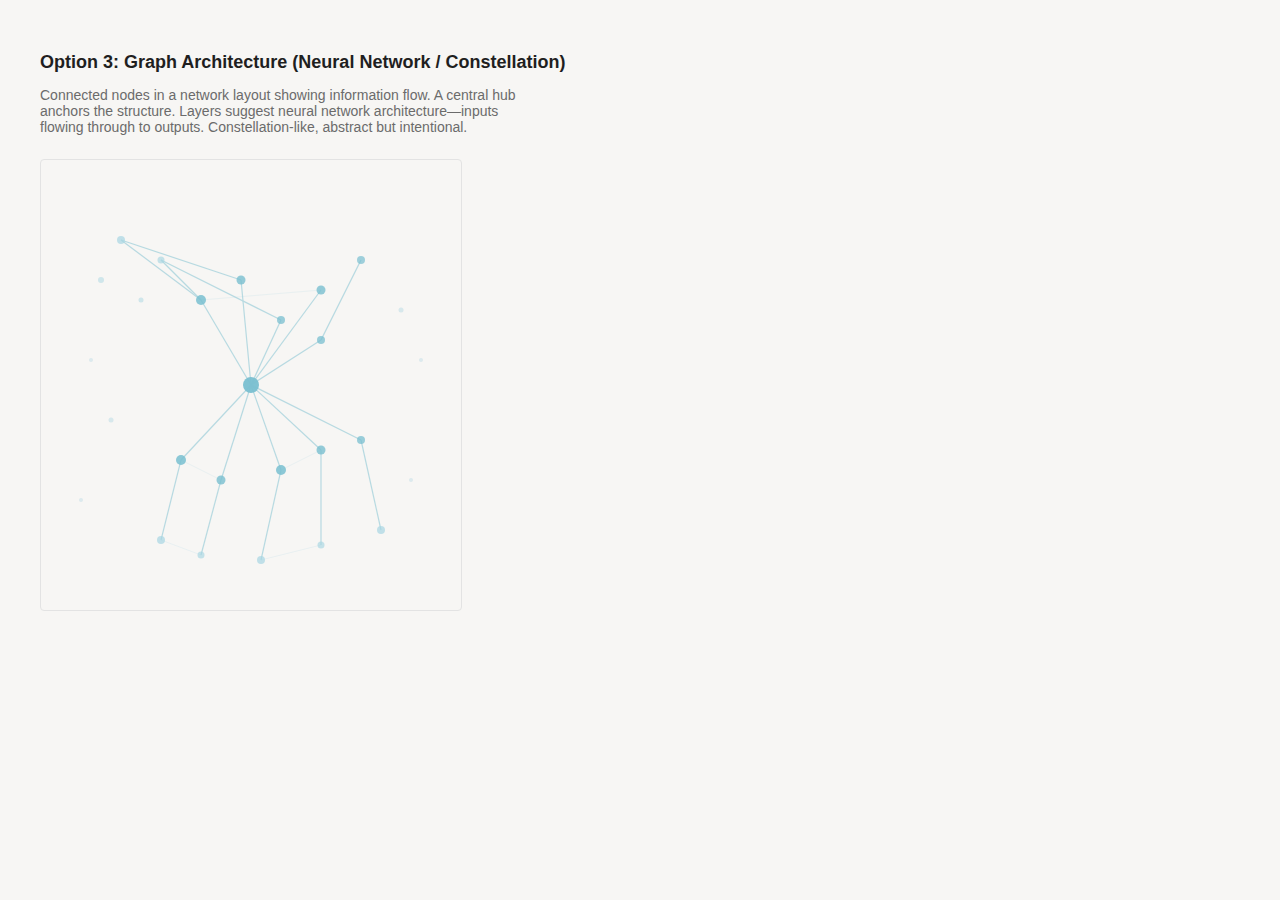
<file: visual-option-3-graph-architecture.html>
<!DOCTYPE html>
<html lang="en">
<head>
  <meta charset="UTF-8">
  <meta name="viewport" content="width=device-width, initial-scale=1.0">
  <title>Visual Option 3: Graph Architecture</title>
  <style>
    body {
      margin: 0;
      padding: 40px;
      background: #F7F6F4;
      font-family: "Helvetica Neue", Helvetica, Arial, sans-serif;
    }
    h1 {
      font-size: 18px;
      font-weight: 600;
      color: #1F1F1F;
      margin-bottom: 8px;
    }
    p {
      font-size: 14px;
      color: #6B6B6B;
      margin-bottom: 24px;
      max-width: 500px;
    }
    .visual-container {
      width: 420px;
      height: 450px;
      background: #F7F6F4;
      border: 1px solid #E3E3E3;
      border-radius: 4px;
    }
    svg {
      width: 100%;
      height: 100%;
    }
  </style>
</head>
<body>
  <h1>Option 3: Graph Architecture (Neural Network / Constellation)</h1>
  <p>Connected nodes in a network layout showing information flow. A central hub anchors the structure. Layers suggest neural network architecture—inputs flowing through to outputs. Constellation-like, abstract but intentional.</p>

  <div class="visual-container">
    <svg viewBox="0 0 420 450" preserveAspectRatio="xMidYMid meet">
      <!-- Primary network connections -->
      <g stroke="#79BFD0" stroke-width="1.2" fill="none" opacity="0.5">
        <!-- Layer 1 to Layer 2 -->
        <line x1="80" y1="80" x2="160" y2="140"/>
        <line x1="80" y1="80" x2="200" y2="120"/>
        <line x1="120" y1="100" x2="160" y2="140"/>
        <line x1="120" y1="100" x2="240" y2="160"/>
        <!-- Layer 2 to Layer 3 (central hub) -->
        <line x1="160" y1="140" x2="210" y2="225"/>
        <line x1="200" y1="120" x2="210" y2="225"/>
        <line x1="240" y1="160" x2="210" y2="225"/>
        <line x1="280" y1="130" x2="210" y2="225"/>
        <line x1="320" y1="100" x2="280" y2="180"/>
        <line x1="280" y1="180" x2="210" y2="225"/>
        <!-- Central hub to Layer 4 -->
        <line x1="210" y1="225" x2="140" y2="300"/>
        <line x1="210" y1="225" x2="180" y2="320"/>
        <line x1="210" y1="225" x2="240" y2="310"/>
        <line x1="210" y1="225" x2="280" y2="290"/>
        <line x1="210" y1="225" x2="320" y2="280"/>
        <!-- Layer 4 to Layer 5 -->
        <line x1="140" y1="300" x2="120" y2="380"/>
        <line x1="180" y1="320" x2="160" y2="395"/>
        <line x1="240" y1="310" x2="220" y2="400"/>
        <line x1="280" y1="290" x2="280" y2="385"/>
        <line x1="320" y1="280" x2="340" y2="370"/>
      </g>
      <!-- Secondary/cross connections -->
      <g stroke="#A8D5E2" stroke-width="0.6" fill="none" opacity="0.3">
        <line x1="160" y1="140" x2="280" y2="130"/>
        <line x1="140" y1="300" x2="180" y2="320"/>
        <line x1="240" y1="310" x2="280" y2="290"/>
        <line x1="120" y1="380" x2="160" y2="395"/>
        <line x1="220" y1="400" x2="280" y2="385"/>
      </g>
      <!-- Layer 1 nodes (input) -->
      <g fill="#A8D5E2">
        <circle cx="80" cy="80" r="4" opacity="0.7"/>
        <circle cx="120" cy="100" r="3.5" opacity="0.65"/>
        <circle cx="60" cy="120" r="3" opacity="0.5"/>
        <circle cx="100" cy="140" r="2.5" opacity="0.5"/>
      </g>
      <!-- Layer 2 nodes -->
      <g fill="#79BFD0">
        <circle cx="160" cy="140" r="5" opacity="0.85"/>
        <circle cx="200" cy="120" r="4.5" opacity="0.8"/>
        <circle cx="240" cy="160" r="4" opacity="0.75"/>
        <circle cx="280" cy="130" r="4.5" opacity="0.8"/>
        <circle cx="320" cy="100" r="4" opacity="0.7"/>
        <circle cx="280" cy="180" r="4" opacity="0.75"/>
      </g>
      <!-- Central hub (Layer 3) - largest node -->
      <g fill="#79BFD0">
        <circle cx="210" cy="225" r="8" opacity="0.95"/>
      </g>
      <!-- Layer 4 nodes -->
      <g fill="#79BFD0">
        <circle cx="140" cy="300" r="5" opacity="0.85"/>
        <circle cx="180" cy="320" r="4.5" opacity="0.8"/>
        <circle cx="240" cy="310" r="5" opacity="0.85"/>
        <circle cx="280" cy="290" r="4.5" opacity="0.8"/>
        <circle cx="320" cy="280" r="4" opacity="0.75"/>
      </g>
      <!-- Layer 5 nodes (output) -->
      <g fill="#A8D5E2">
        <circle cx="120" cy="380" r="4" opacity="0.7"/>
        <circle cx="160" cy="395" r="3.5" opacity="0.65"/>
        <circle cx="220" cy="400" r="4" opacity="0.7"/>
        <circle cx="280" cy="385" r="3.5" opacity="0.65"/>
        <circle cx="340" cy="370" r="4" opacity="0.7"/>
      </g>
      <!-- Sparse ambient nodes -->
      <g fill="#A8D5E2">
        <circle cx="360" cy="150" r="2.5" opacity="0.4"/>
        <circle cx="380" cy="200" r="2" opacity="0.35"/>
        <circle cx="50" cy="200" r="2" opacity="0.35"/>
        <circle cx="70" cy="260" r="2.5" opacity="0.4"/>
        <circle cx="370" cy="320" r="2" opacity="0.35"/>
        <circle cx="40" cy="340" r="2" opacity="0.35"/>
      </g>
    </svg>
  </div>
</body>
</html>
</file>
